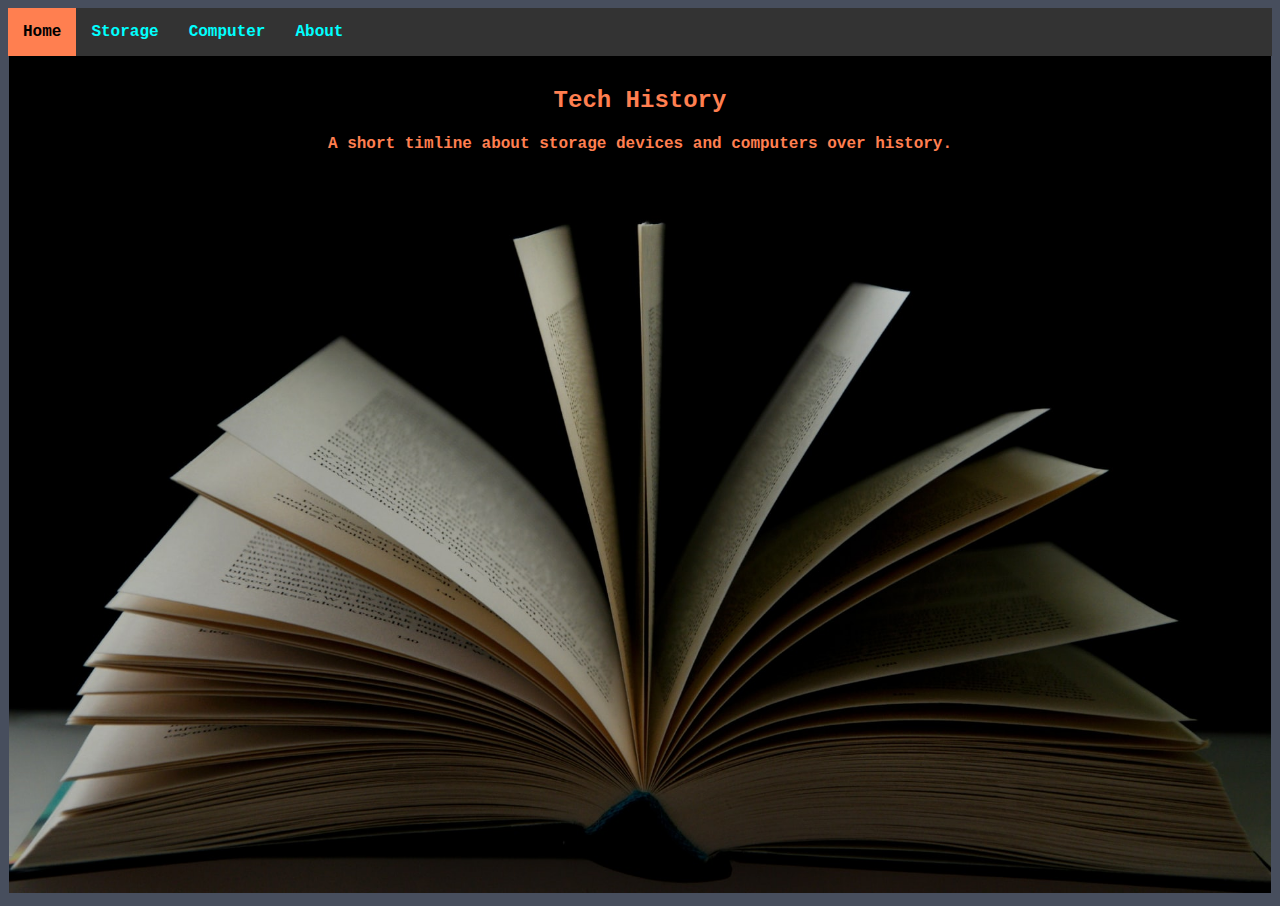
<file: index.html>
<!doctype html>
<html>
<head>
<meta charset="utf-8">
<title>Age of Tech</title>
<link href="style.css" rel="stylesheet" type="text/css">
</head>

<body>

	<ul>
	  <li><a class="active" href="index.html">Home</a></li>
	  <li><a href="Storage.html"> Storage </a></li>
	  <li><a href="Computer.html">Computer</a></li>
	  <li><a href="About.html">About</a></li>
	</ul>
	
	<div class="container">
		<img class="backImg" src="Images/Main.jpg" alt="Image coming soon"> 
		
		<div class="bottomRight">
			<h2> Tech History </h2>
			<h4>  A short timline about storage devices and computers over history.</h4>
		</div>
	</div>

</body>
</html>
</file>
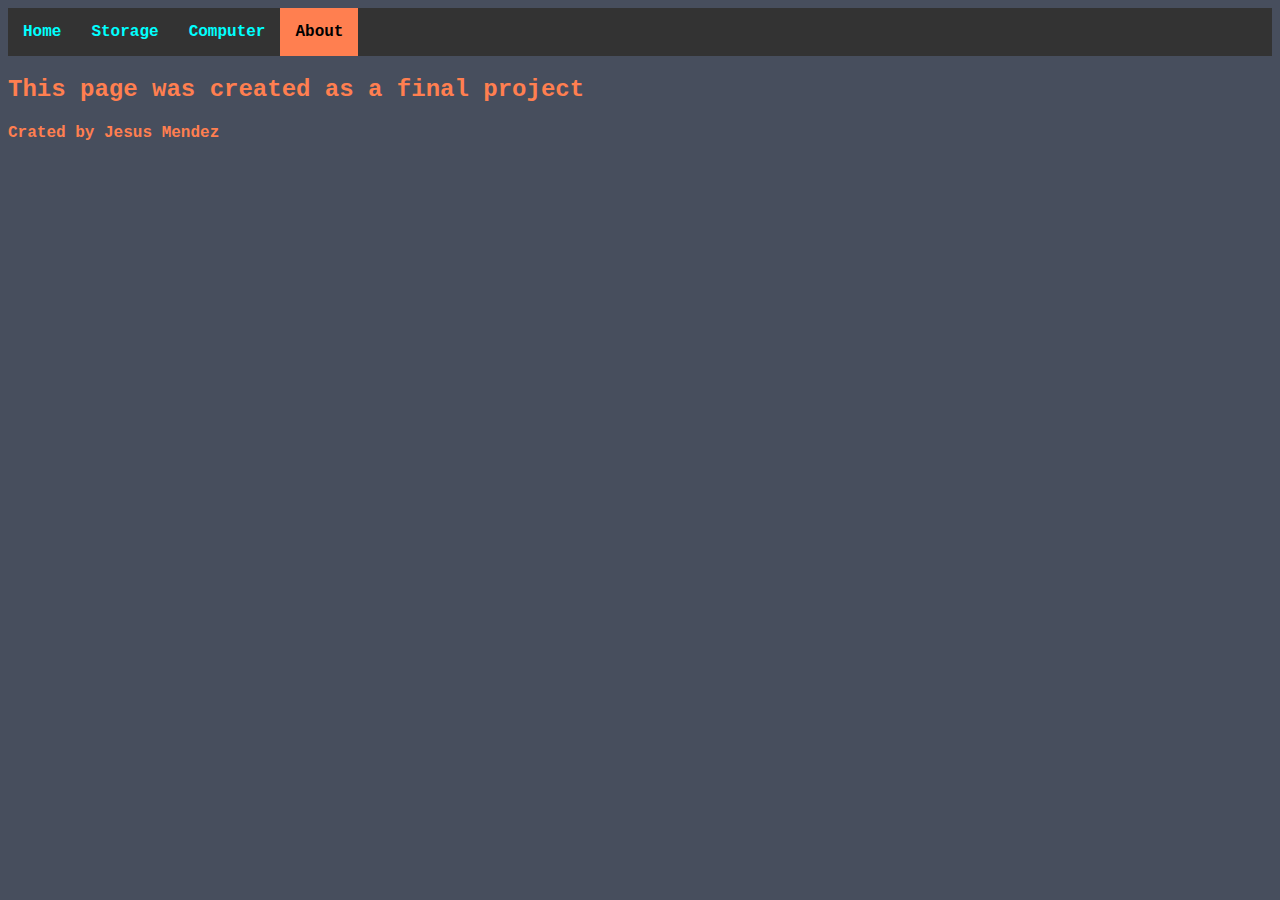
<file: About.html>
<!doctype html>
<html>
<head>
<meta charset="utf-8">
<title>Age of Tech</title>
<link href="style.css" rel="stylesheet" type="text/css">

<link href="slideshow.css" rel="stylesheet" type="text/css">
<script src="slideshow.js"></script>
</head>

<body>

	<ul>
	  <li><a href="index.html">Home</a></li>
	  <li><a href="Storage.html"> Storage </a></li>
	  <li><a href="Computer.html">Computer</a></li>
	  <li><a class="active" href="About.html">About</a></li>
	</ul>
	<h2>This page was created as a final project</h2>
	<h4> Crated by Jesus Mendez</h4>
</body>
</html>
</file>
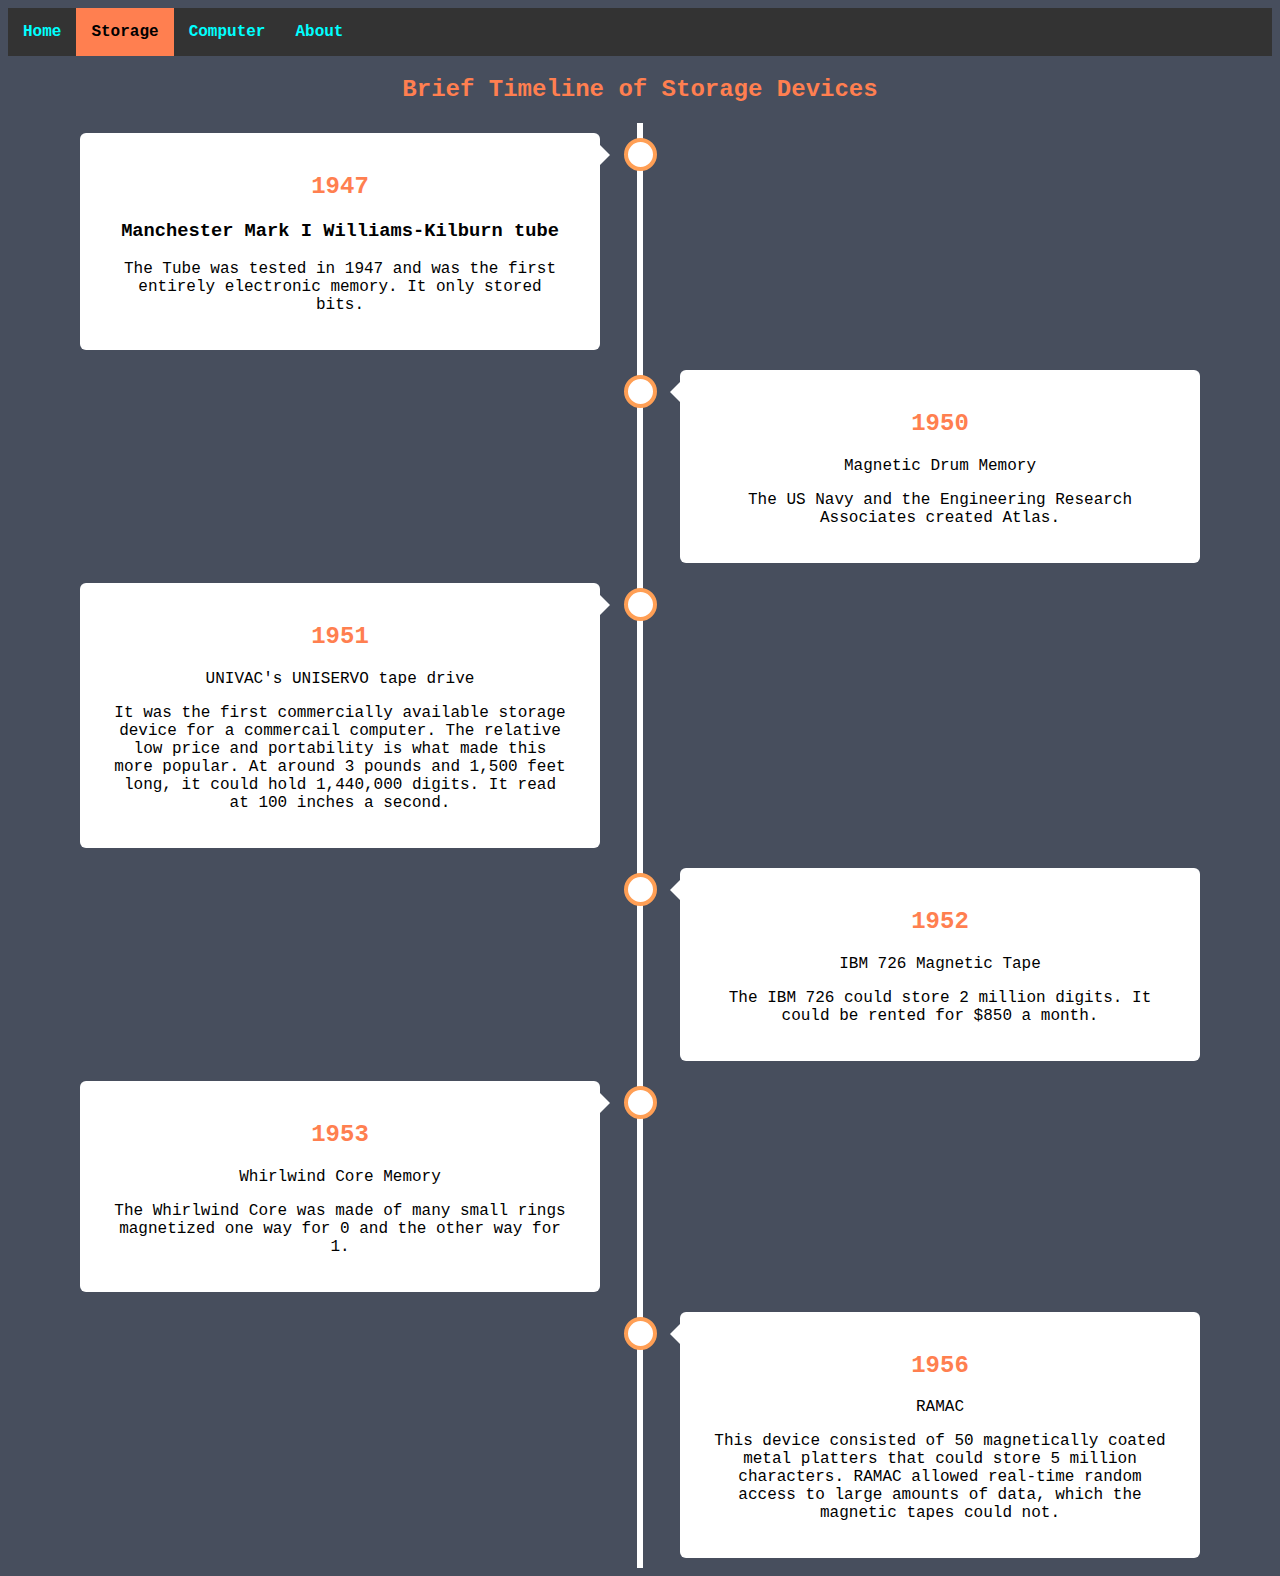
<file: Storage.html>
<!doctype html>
<html>
<head>
<meta charset="utf-8">
<title>Age of Tech</title>
<link href="style.css" rel="stylesheet" type="text/css">
<link href="timeline.css" rel="stylesheet" type="text/css">
</head>

<body>

	<ul>
	  <li><a href="index.html">Home</a></li>
	  <li><a class="active" href="Storage.html"> Storage </a></li>
	  <li><a href="Computer.html">Computer</a></li>
	  <li><a href="About.html">About</a></li>
	</ul>
	
	<h2 style="text-align: center">Brief Timeline of Storage Devices</h2>
	
	<div class="timeline">
  <div class="container left">
    <div class="content">
      <h2>1947</h2>
	  <h3>Manchester Mark I Williams-Kilburn tube</h3>
      <p>The Tube was tested in 1947 and was the first entirely electronic memory. It only stored bits. </p>
    </div>
  </div>
  <div class="container right">
    <div class="content">
      <h2>1950</h2>
      <p>Magnetic Drum Memory</p>
		<p>The US Navy and the Engineering Research Associates created Atlas.</p>
    </div>
  </div>
  <div class="container left">
    <div class="content">
      <h2>1951</h2>
      <p>UNIVAC's UNISERVO tape drive</p>
		<p>It was the first commercially available storage device for a commercail computer. The relative low price and portability is what made this more popular. At around 3 pounds and 1,500 feet long, it could hold 1,440,000 digits. It read at 100 inches a second. </p>
    </div>
  </div>
  <div class="container right">
    <div class="content">
      <h2>1952</h2>
      <p>IBM 726 Magnetic Tape</p>
		<p>The IBM 726 could store 2 million digits. It could be rented for $850 a month.</p>
    </div>
  </div>
  <div class="container left">
    <div class="content">
      <h2>1953</h2>
      <p>Whirlwind Core Memory</p>
		<p>The Whirlwind Core was made of many small rings magnetized one way for 0 and the other way for 1. </p>
    </div>
  </div>
  <div class="container right">
    <div class="content">
      <h2>1956</h2>
      <p>RAMAC</p>
		<p>This device consisted of 50 magnetically coated metal platters that could store 5 million characters. RAMAC allowed real-time random access to large amounts of data, which the magnetic tapes could not.</p>
    </div>
  </div>
</div>
	
</body>
</html>
</file>
<file: style.css>
@charset "utf-8";
/* CSS Document */

body {
	background-color: #474e5d;
	font-family: "Courier New";
}

h2, h4 {
	color: coral;
}

ul {
	list-style: none;
	margin: 0;
	padding: 0;
	overflow: hidden;
	background-color: #333333;
}

li {
	float: left;
	border-right: 1px;
	
}

li a {
	display: block;
	color: aqua;
	text-align: center;
	padding: 15px;
	text-decoration: none;
	font-weight: bold;
}

li a:hover {
	background-color: black;
}

.active {
	background-color: coral;
	color: black;
}
.active:hover {
	background-color: coral;
}

.container {
  position: relative;
  text-align: center;
  color: white;
}

.bottomRight {
  position: absolute;
  right: 30px;
  top: 11px;
  left: 30px
  
}

.backImg {
	width: 99.9%;
	height: auto;
}
</file>
<file: slideshow.css>
* {box-sizing:border-box}

.slideshow-container {
  max-width: 1000px;
  position: relative;
  margin: auto;
}

.mySlides {
  display: none;
}

.prev, .next {
  cursor: pointer;
  position: absolute;
  top: 50%;
  width: auto;
  margin-top: -22px;
  padding: 16px;
  color: red;
  font-weight: bold;
  font-size: 18px;
  transition: 0.6s ease;
  border-radius: 0 3px 3px 0;
  user-select: none;
}

.next {
  right: 0;
  border-radius: 3px 0 0 3px;
}

.prev:hover, .next:hover {
  background-color: rgba(0,0,0,0.8);
}

.text {
  color: #f2f2f2;
  font-size: 21px;
  padding: 8px 12px;
  position: absolute;
  bottom: 8px;
  width: 100%;
  text-align: center;
}

.numbertext {
  color: #f2f2f2;
  font-size: 12px;
  padding: 8px 12px;
  position: absolute;
  top: 0;
}

.dot {
  cursor: pointer;
  height: 15px;
  width: 15px;
  margin: 0 2px;
  background-color: #bbb;
  border-radius: 50%;
  display: inline-block;
  transition: background-color 0.6s ease;
}

.activeDot, .dot:hover {
  background-color: #717171;
}

.fade {
  -webkit-animation-name: fade;
  -webkit-animation-duration: 1.5s;
  animation-name: fade;
  animation-duration: 1.5s;
}

@-webkit-keyframes fade {
  from {opacity: .4}
  to {opacity: 1}
}

@keyframes fade {
  from {opacity: .4}
  to {opacity: 1}
}
</file>
<file: timeline.css>
@charset "utf-8";

* {
  box-sizing: border-box;
}

body {
  background-color: #474e5d;
  font-family:  "Courier New", sans-serif;
}

.timeline {
  position: relative;
  max-width: 1200px;
  margin: 0 auto;
}

.timeline::after {
  content: '';
  position: absolute;
  width: 6px;
  background-color: white;
  top: 0;
  bottom: 0;
  left: 50%;
  margin-left: -3px;
}

.container {
  padding: 10px 40px;
  position: relative;
  background-color: inherit;
  width: 50%;
}

.container::after {
  content: '';
  position: absolute;
  width: 25px;
  height: 25px;
  right: -17px;
  background-color: white;
  border: 4px solid #FF9F55;
  top: 15px;
  border-radius: 50%;
  z-index: 1;
}

.left {
  left: 0;
}

.right {
  left: 50%;
}

.left::before {
  content: " ";
  height: 0;
  position: absolute;
  top: 22px;
  width: 0;
  z-index: 1;
  right: 30px;
  border: medium solid white;
  border-width: 10px 0 10px 10px;
  border-color: transparent transparent transparent white;
}

.right::before {
  content: " ";
  height: 0;
  position: absolute;
  top: 22px;
  width: 0;
  z-index: 1;
  left: 30px;
  border: medium solid white;
  border-width: 10px 10px 10px 0;
  border-color: transparent white transparent transparent;
}

.right::after {
  left: -16px;
}

.content {
  color: black;
  padding: 20px 30px;
  background-color: white;
  position: relative;
  border-radius: 6px;
}

@media screen and (max-width: 600px) {
  .timeline::after {
    left: 31px;
  }

  .container {
    width: 100%;
    padding-left: 70px;
    padding-right: 25px;
  }

  .container::before {
    left: 60px;
    border: medium solid white;
    border-width: 10px 10px 10px 0;
    border-color: transparent white transparent transparent;
  }

  .left::after, .right::after {
    left: 15px;
  }

  .right {
    left: 0%;
  }
}
</file>
